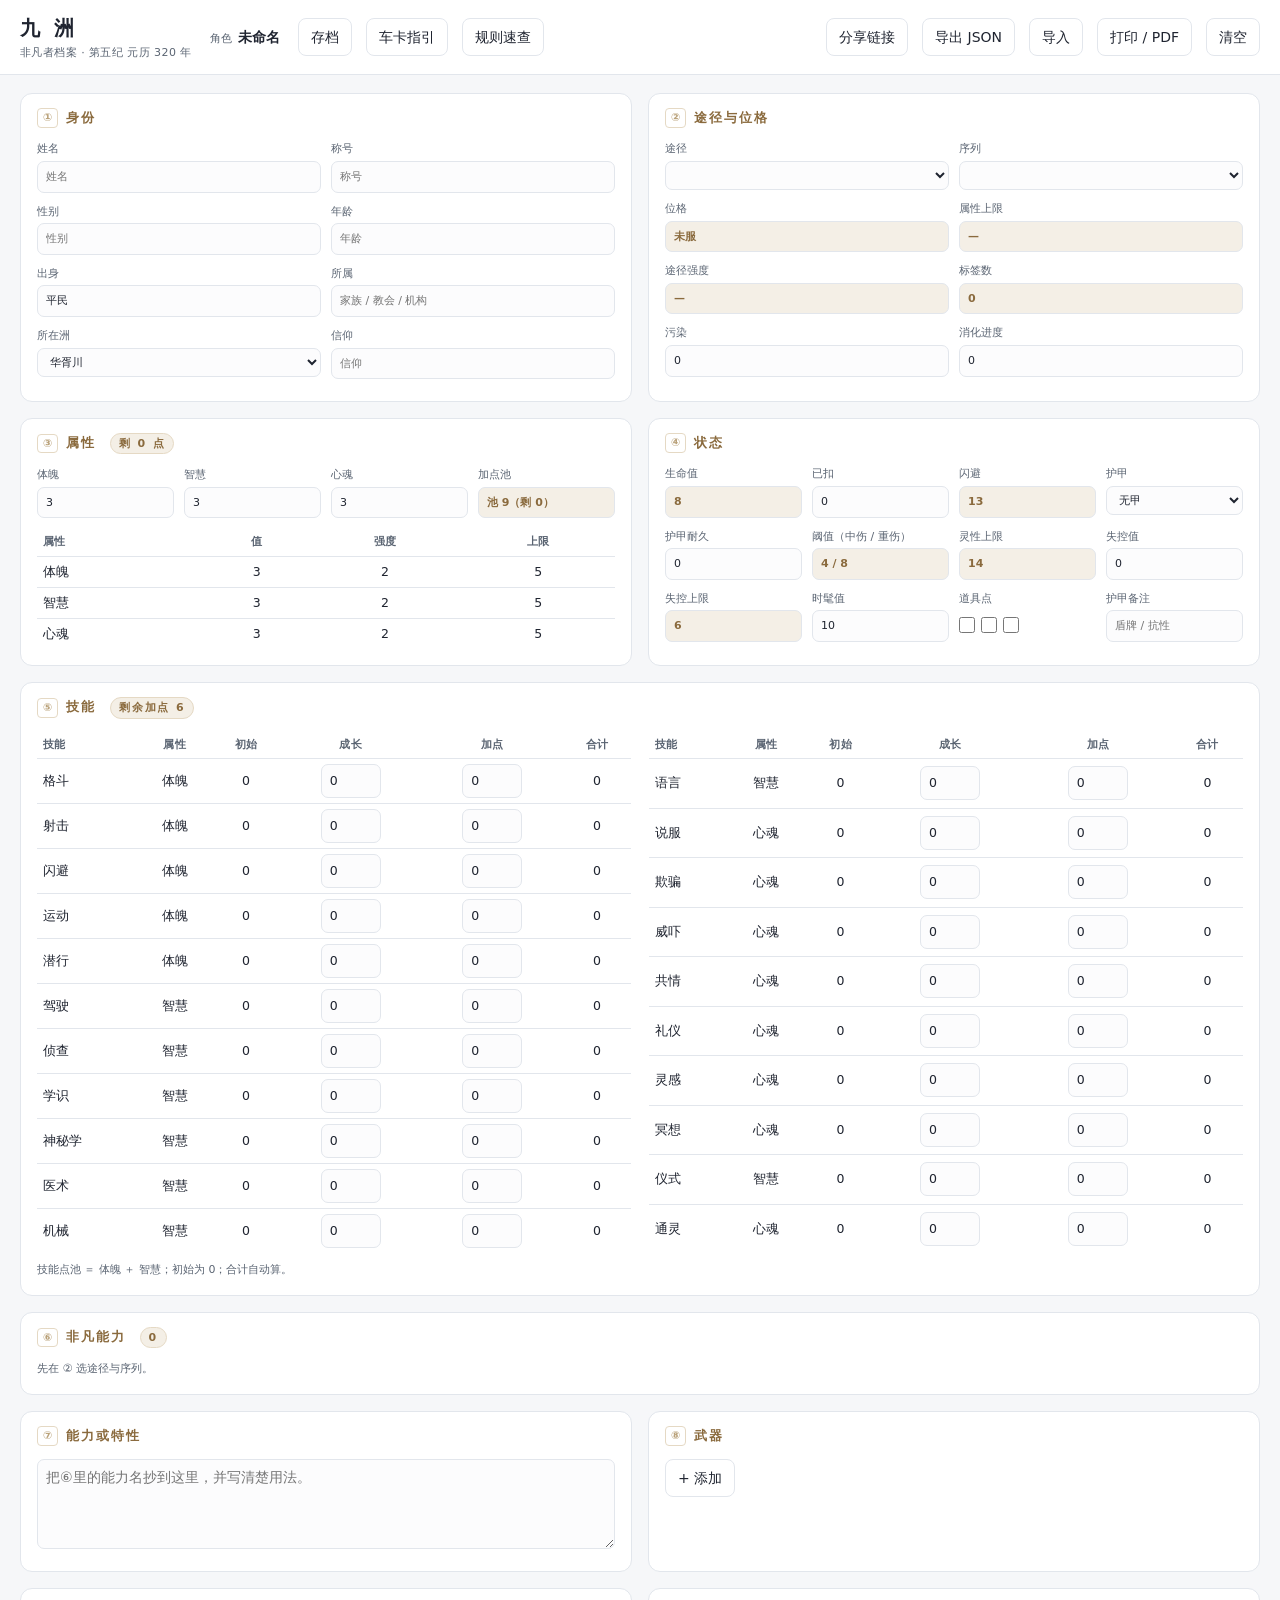
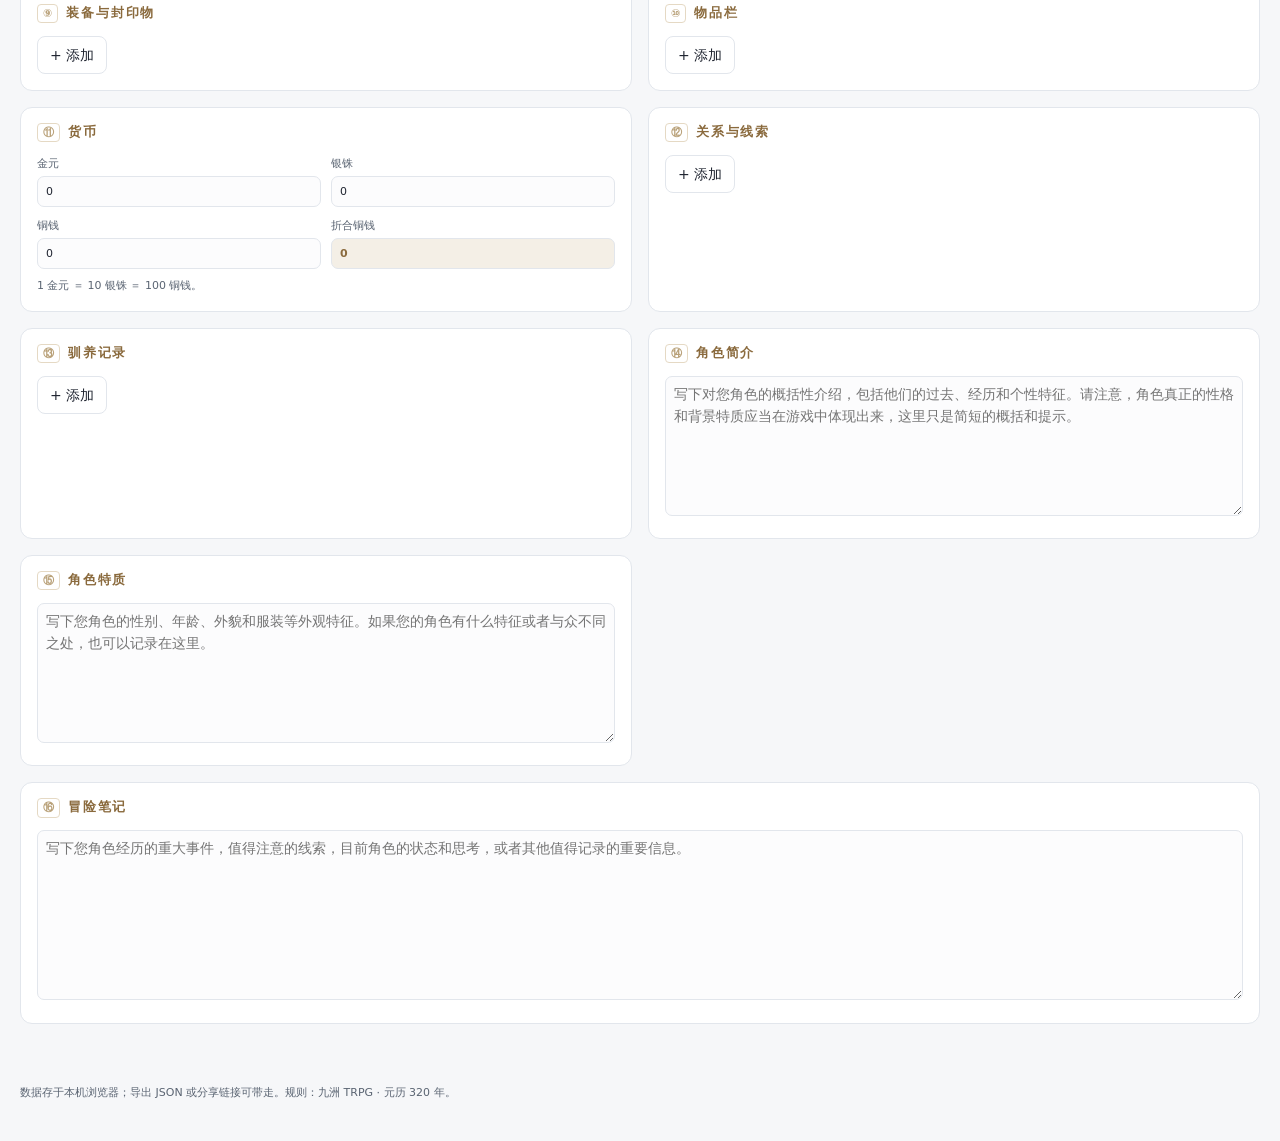
<file: index.html>
<!doctype html>
<html lang="zh-CN"><head>
<meta charset="utf-8"><meta name="viewport" content="width=device-width,initial-scale=1">
<title>九洲 · 非凡者档案</title>
<link rel="stylesheet" href="style.css?v=55">
</head><body>
<header><div class="bar">
  <div class="brand">九 洲<small>非凡者档案 · 第五纪 元历 320 年</small></div>
  <div class="who"><span class="who-label">角色</span><span id="curName">未命名</span></div>
  <button id="btnSlots">存档</button>
  <button id="btnGuide">车卡指引</button>
  <a class="btnlink" href="rules.html">规则速查</a>
  <div class="spacer"></div>
  <span id="saveState" class="hint"></span>
  <button id="btnShare">分享链接</button>
  <button id="btnExport">导出 JSON</button>
  <button id="btnImport">导入</button>
  <input id="fileInput" type="file" accept="application/json" hidden>
  <button id="btnPrint">打印 / PDF</button>
  <button id="btnReset">清空</button>
</div></header>

<main>
  <section>
    <h2><span class="no">①</span>身份</h2>
    <div class="row two">
      <label>姓名<input data-k="name" placeholder="姓名"></label>
      <label>称号<input data-k="title" placeholder="称号"></label>
      <label>性别<input data-k="gender" placeholder="性别"></label>
      <label>年龄<input data-k="age" placeholder="年龄"></label>
      <label>出身<input data-k="origin" id="originInput" list="originList" placeholder="可自定义，如「码头帮工」"><datalist id="originList"></datalist></label>
      <label>所属<input data-k="faction" placeholder="家族 / 教会 / 机构"></label>
      <label>所在洲<select data-k="continent" id="selContinent"></select></label>
      <label>信仰<input data-k="faith" placeholder="信仰"></label>
    </div>
    
  </section>

  <section>
    <h2><span class="no">②</span>途径与位格</h2>
    <div class="row two">
      <label>途径<select data-k="path" id="selPath"></select></label>
      <label>序列<select data-k="seq" id="selSeq"></select></label>
      <label>位格<input id="outTier" readonly></label>
      <label>属性上限<input id="outCap" readonly></label>
      <label>途径强度<input id="outPower" readonly></label>
      <label>标签数<input id="outTags" readonly></label>
      <label>污染<input data-k="pollution" type="number" placeholder="0"></label>
      <label>消化进度<input data-k="digest" type="number" min="0" max="100" placeholder="0 / 100" title="0 到 100，满 100 消化完毕"></label>
    </div>
    <p class="hint" id="seqName"></p>
  </section>

  <section>
    <h2><span class="no">③</span>属性<span class="pill" id="attrLeft">剩 9 点</span></h2>
    <div class="row">
      <label>体魄<input data-k="attr.body" type="number" min="1" max="5" value="3"></label>
      <label>智慧<input data-k="attr.wits" type="number" min="1" max="5" value="3"></label>
      <label>心魂<input data-k="attr.soul" type="number" min="1" max="5" value="3"></label>
      <label>加点池<input id="outPool" readonly></label>
    </div>
    <table style="margin-top:10px"><thead><tr><th class="l">属性</th><th>值</th><th>强度</th><th>上限</th></tr></thead>
    <tbody id="attrBody"></tbody></table>
  </section>

  <section>
    <h2><span class="no">④</span>状态</h2>
    <div class="row">
      <label>生命值<input id="outLife" readonly></label>
      <label>已扣<input data-k="lifeLost" type="number" min="0" value="0"></label>
      <label>闪避<input id="outEvasion" readonly></label>
      <label>护甲<select data-k="armor" id="selArmor"></select></label>
      <label>护甲耐久<input data-k="armorDur" type="number" min="0" value="0"></label>
      <label>阈值（中伤 / 重伤）<input id="outThresh" readonly></label>
      <label>灵性上限<input id="outSpirit" readonly></label>
      <label>失控值<input data-k="loss" type="number" value="0"></label>
      <label>失控上限<input id="outLossMax" readonly></label>
      <label>时髦值<input data-k="vogue" type="number" value="10"></label>
      <label>道具点<span id="propsBox" class="boxes"></span></label>
      <label>护甲备注<input data-k="armorNote" placeholder="盾牌 / 抗性"></label>
    </div>
  </section>

  <section class="wide">
    <h2><span class="no">⑤</span>技能<span class="pill" id="skillLeft">剩余加点 0</span></h2>
    <div class="skillwrap">
      <table><thead><tr><th class="l">技能</th><th>属性</th><th>初始</th><th>成长</th><th>加点</th><th>合计</th></tr></thead><tbody id="skillBody"></tbody></table>
      <table><thead><tr><th class="l">技能</th><th>属性</th><th>初始</th><th>成长</th><th>加点</th><th>合计</th></tr></thead><tbody id="skillBody2"></tbody></table>
    </div>
    <p class="hint">技能点池 ＝ 体魄 ＋ 智慧；初始为 0；合计自动算。</p>
  </section>

  <section class="wide">
    <h2><span class="no">⑥</span>非凡能力<span class="pill" id="abilCount">0</span></h2>
    <div id="abilityList"><p class="hint">先在 ② 选途径与序列。</p></div>
  </section>

  <section>
    <h2><span class="no">⑦</span>能力或特性</h2>
    <textarea data-k="myAbilities" placeholder="把⑥里的能力名抄到这里，并写清楚用法。"></textarea>
  </section>

  <section>
    <h2><span class="no">⑧</span>武器</h2>
    <div id="weaponList"></div>
    <div class="tools"><button id="addWeapon">+ 添加</button></div>
  </section>

  <section>
    <h2><span class="no">⑨</span>装备与封印物</h2>
    <div id="equipList"></div>
    <div class="tools"><button id="addEquip">+ 添加</button></div>
  </section>

  <section>
    <h2><span class="no">⑩</span>物品栏</h2>
    <div id="invList"></div>
    <div class="tools"><button id="addInv">+ 添加</button></div>
  </section>

  <section>
    <h2><span class="no">⑪</span>货币</h2>
    <div class="row two">
      <label>金元<input data-k="money.gold" type="number" min="0" value="0"></label>
      <label>银铢<input data-k="money.silver" type="number" min="0" value="0"></label>
      <label>铜钱<input data-k="money.copper" type="number" min="0" value="0"></label>
      <label>折合铜钱<input id="outMoney" readonly></label>
    </div>
    <p class="hint">1 金元 ＝ 10 银铢 ＝ 100 铜钱。</p>
  </section>

  <section>
    <h2><span class="no">⑫</span>关系与线索</h2>
    <div id="relList"></div>
    <div class="tools"><button id="addRel">+ 添加</button></div>
  </section>

  <section>
    <h2><span class="no">⑬</span>驯养记录</h2>
    <div id="beastList"></div>
    <div class="tools"><button id="addBeast">+ 添加</button></div>
  </section>

  <section>
    <h2><span class="no">⑭</span>角色简介</h2>
    <textarea data-k="profile.desc" style="min-height:140px" placeholder="写下对您角色的概括性介绍，包括他们的过去、经历和个性特征。请注意，角色真正的性格和背景特质应当在游戏中体现出来，这里只是简短的概括和提示。"></textarea>
  </section>

  <section>
    <h2><span class="no">⑮</span>角色特质</h2>
    <textarea data-k="profile.traits" style="min-height:140px" placeholder="写下您角色的性别、年龄、外貌和服装等外观特征。如果您的角色有什么特征或者与众不同之处，也可以记录在这里。"></textarea>
  </section>

  <section class="wide">
    <h2><span class="no">⑯</span>冒险笔记</h2>
    <textarea data-k="profile.notes" style="min-height:170px" placeholder="写下您角色经历的重大事件，值得注意的线索，目前角色的状态和思考，或者其他值得记录的重要信息。"></textarea>
  </section>
</main>
<footer>数据存于本机浏览器；导出 JSON 或分享链接可带走。规则：九洲 TRPG · 元历 320 年。</footer>
<div id="wizard">
  <div id="wzHead"><span class="dot"></span><b>车卡指引</b><button id="wzClose" title="关闭">×</button></div>
  <div id="wzBody"></div>
  <div id="wzFoot">
    <span id="wzProg"></span>
    <button id="wzPrev">上一步</button>
    <button id="wzNext" class="primary">下一步</button>
  </div>
</div>
<div class="toast" id="toast"></div>
<div id="slotModal" class="modal" hidden>
  <div class="modal-box">
    <div class="modal-head"><span>存档</span><button id="slotClose">×</button></div>
    <div id="slotList" class="slot-list"></div>
    <div class="modal-foot">
      <button id="btnNew">新建</button>
      <button id="btnDup">复制当前</button>
      <button id="btnRen">重命名</button>
      <button id="btnDel">删除当前</button>
    </div>
  </div>
</div>
<datalist id="raceList"></datalist>
<script src="data.js?v=55"></script>
<script src="app.js?v=55"></script>
</body></html>
</file>
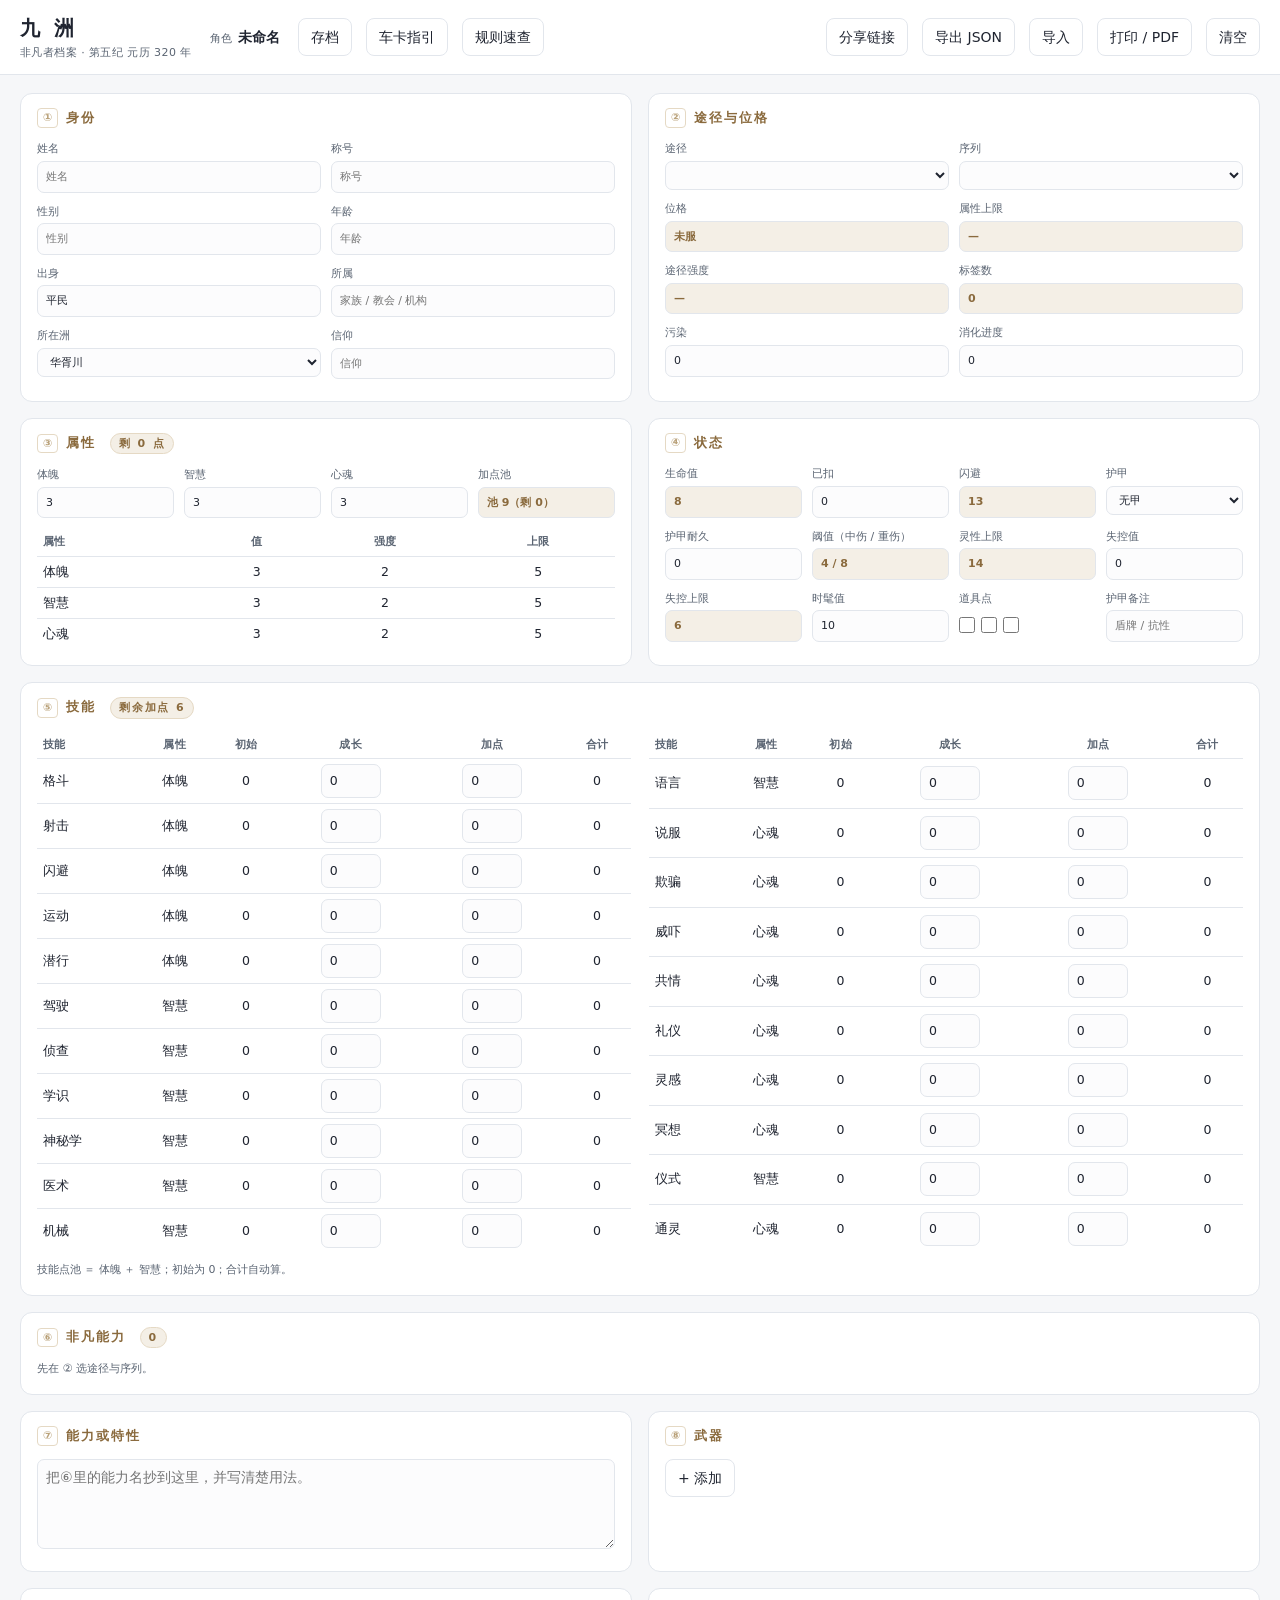
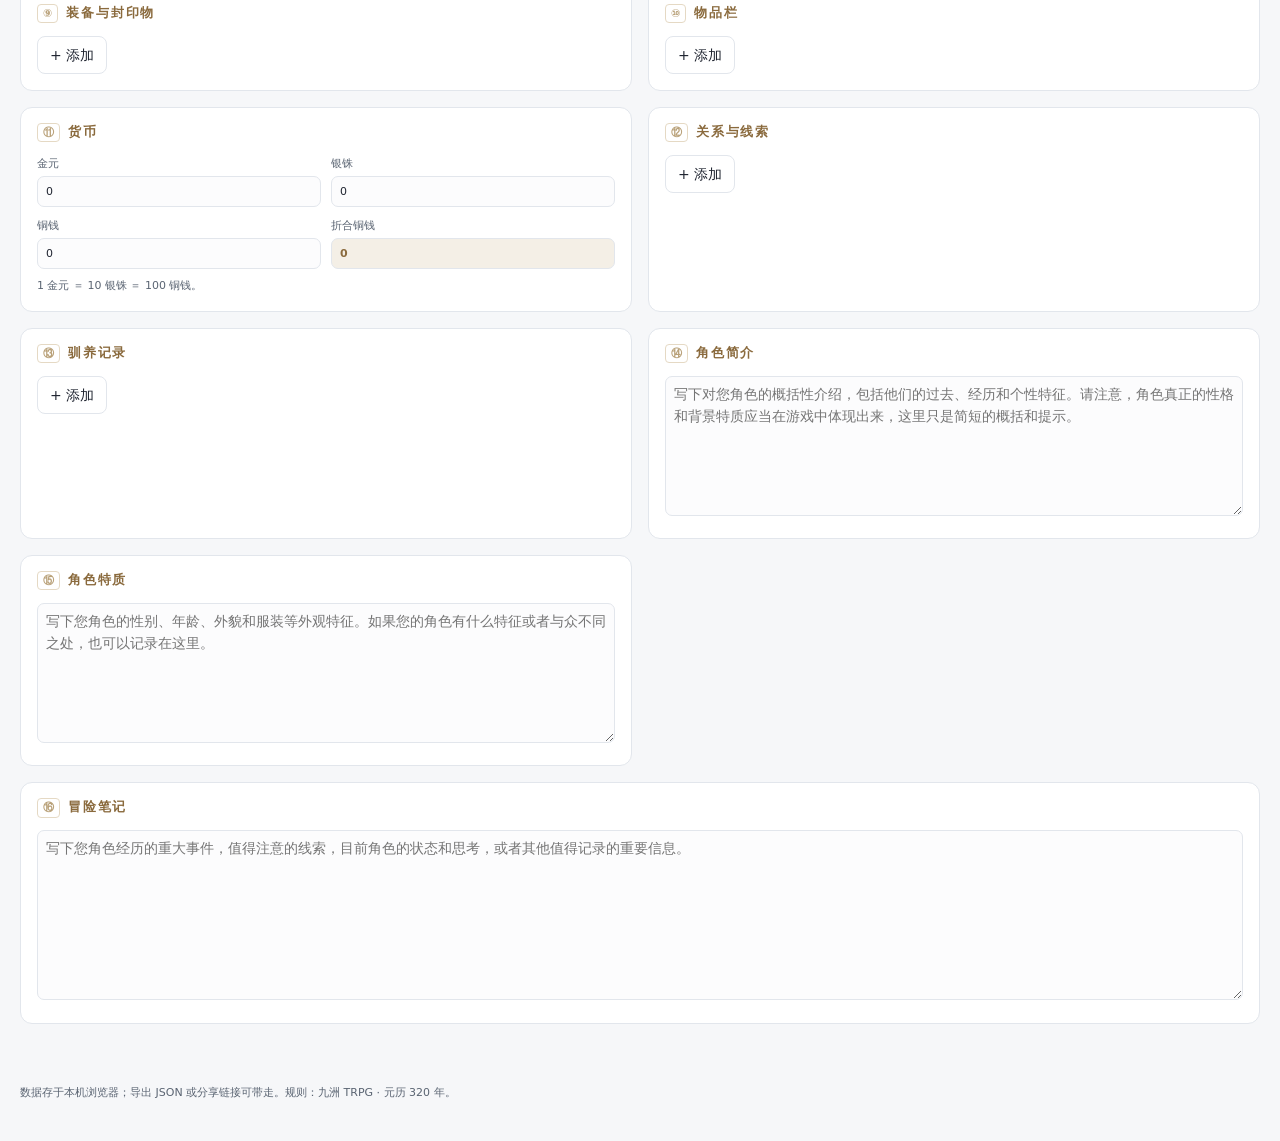
<file: guide.html>
<!doctype html>
<html lang="zh-CN"><head><meta charset="utf-8">
<title>九洲 · 角色卡</title>
<meta http-equiv="refresh" content="0;url=index.html">
<script>location.replace('index.html');</script>
</head><body><p><a href="index.html">前往角色卡 →</a></p></body></html>
</file>
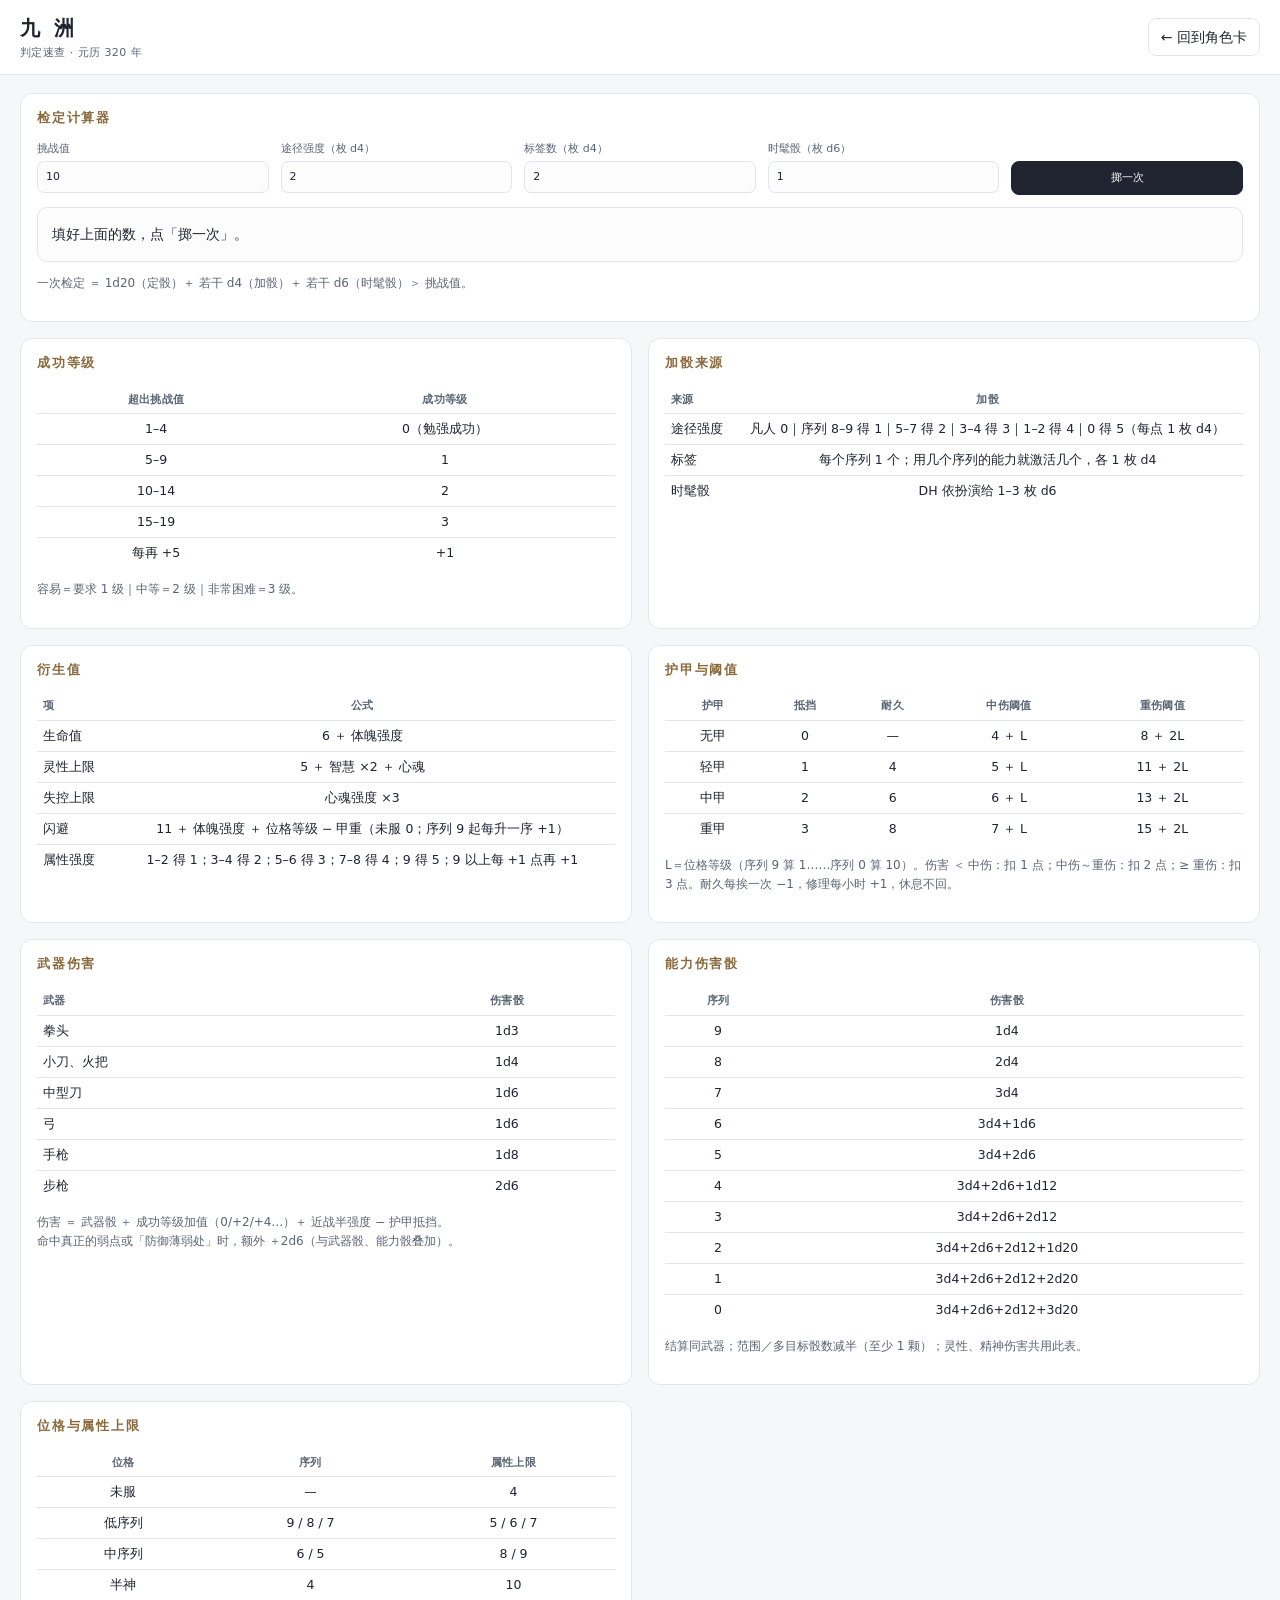
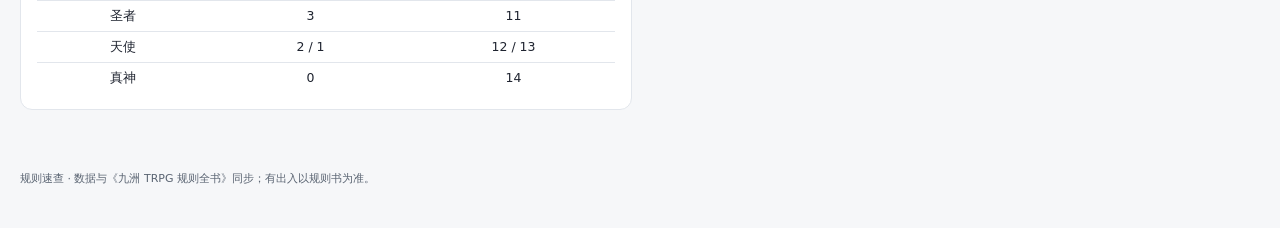
<file: rules.html>
<!doctype html>
<html lang="zh-CN"><head>
<meta charset="utf-8"><meta name="viewport" content="width=device-width,initial-scale=1">
<title>九洲 · 判定速查</title>
<link rel="stylesheet" href="style.css">
<style>
.calc{display:grid;grid-template-columns:repeat(auto-fit,minmax(150px,1fr));gap:12px;margin-bottom:12px}
.out{margin-top:12px;padding:14px;border:1px solid var(--line);border-radius:10px;background:#fcfcfd;font-size:14px;line-height:1.8}
.out b{font-size:20px;color:var(--accent)}
.small{font-size:12px;color:var(--sub)}
</style>
</head><body>
<header><div class="bar">
  <div class="brand">九 洲<small>判定速查 · 元历 320 年</small></div>
  <div class="spacer"></div>
  <a class="btnlink" href="index.html">← 回到角色卡</a>
</div></header>

<main>
  <section class="wide">
    <h2>检定计算器</h2>
    <div class="calc">
      <label>挑战值<input id="dc" type="number" value="10" min="1"></label>
      <label>途径强度（枚 d4）<input id="pow" type="number" value="2" min="0" max="5"></label>
      <label>标签数（枚 d4）<input id="tag" type="number" value="2" min="0" max="10"></label>
      <label>时髦骰（枚 d6）<input id="vog" type="number" value="1" min="0" max="3"></label>
      <label>&nbsp;<button id="roll" class="primary">掷一次</button></label>
    </div>
    <div class="out" id="result">填好上面的数，点「掷一次」。</div>
    <p class="small">一次检定 ＝ 1d20（定骰）＋ 若干 d4（加骰）＋ 若干 d6（时髦骰）＞ 挑战值。</p>
  </section>

  <section>
    <h2>成功等级</h2>
    <table><thead><tr><th>超出挑战值</th><th>成功等级</th></tr></thead><tbody>
    <tr><td>1–4</td><td>0（勉强成功）</td></tr><tr><td>5–9</td><td>1</td></tr><tr><td>10–14</td><td>2</td></tr><tr><td>15–19</td><td>3</td></tr><tr><td>每再 +5</td><td>+1</td></tr></tbody></table>
    <p class="small">容易＝要求 1 级｜中等＝2 级｜非常困难＝3 级。</p>
  </section>

  <section>
    <h2>加骰来源</h2>
    <table><thead><tr><th class="l">来源</th><th>加骰</th></tr></thead><tbody>
    <tr><td class="l">途径强度</td><td>凡人 0｜序列 8–9 得 1｜5–7 得 2｜3–4 得 3｜1–2 得 4｜0 得 5（每点 1 枚 d4）</td></tr>
    <tr><td class="l">标签</td><td>每个序列 1 个；用几个序列的能力就激活几个，各 1 枚 d4</td></tr>
    <tr><td class="l">时髦骰</td><td>DH 依扮演给 1–3 枚 d6</td></tr>
    </tbody></table>
  </section>

  <section>
    <h2>衍生值</h2>
    <table><thead><tr><th class="l">项</th><th>公式</th></tr></thead><tbody>
    <tr><td class="l">生命值</td><td>6 ＋ 体魄强度</td></tr>
    <tr><td class="l">灵性上限</td><td>5 ＋ 智慧 ×2 ＋ 心魂</td></tr>
    <tr><td class="l">失控上限</td><td>心魂强度 ×3</td></tr>
    <tr><td class="l">闪避</td><td>11 ＋ 体魄强度 ＋ 位格等级 − 甲重（未服 0；序列 9 起每升一序 +1）</td></tr>
    <tr><td class="l">属性强度</td><td>1–2 得 1；3–4 得 2；5–6 得 3；7–8 得 4；9 得 5；9 以上每 +1 点再 +1</td></tr>
    </tbody></table>
  </section>

  <section>
    <h2>护甲与阈值</h2>
    <table><thead><tr><th>护甲</th><th>抵挡</th><th>耐久</th><th>中伤阈值</th><th>重伤阈值</th></tr></thead><tbody>
    <tr><td>无甲</td><td>0</td><td>—</td><td>4 ＋ L</td><td>8 ＋ 2L</td></tr>
    <tr><td>轻甲</td><td>1</td><td>4</td><td>5 ＋ L</td><td>11 ＋ 2L</td></tr>
    <tr><td>中甲</td><td>2</td><td>6</td><td>6 ＋ L</td><td>13 ＋ 2L</td></tr>
    <tr><td>重甲</td><td>3</td><td>8</td><td>7 ＋ L</td><td>15 ＋ 2L</td></tr>
    </tbody></table>
    <p class="small">L＝位格等级（序列 9 算 1……序列 0 算 10）。伤害 ＜ 中伤：扣 1 点；中伤～重伤：扣 2 点；≥ 重伤：扣 3 点。耐久每挨一次 −1，修理每小时 +1，休息不回。</p>
  </section>

  <section>
    <h2>武器伤害</h2>
    <table><thead><tr><th class="l">武器</th><th>伤害骰</th></tr></thead><tbody>
    <tr><td class="l">拳头</td><td>1d3</td></tr><tr><td class="l">小刀、火把</td><td>1d4</td></tr>
    <tr><td class="l">中型刀</td><td>1d6</td></tr><tr><td class="l">弓</td><td>1d6</td></tr>
    <tr><td class="l">手枪</td><td>1d8</td></tr><tr><td class="l">步枪</td><td>2d6</td></tr></tbody></table>
    <p class="small">伤害 ＝ 武器骰 ＋ 成功等级加值（0/+2/+4…）＋ 近战半强度 − 护甲抵挡。<br>命中真正的弱点或「防御薄弱处」时，额外 ＋2d6（与武器骰、能力骰叠加）。</p>
  </section>

  <section>
    <h2>能力伤害骰</h2>
    <table><thead><tr><th>序列</th><th>伤害骰</th></tr></thead><tbody>
    <tr><td>9</td><td>1d4</td></tr><tr><td>8</td><td>2d4</td></tr><tr><td>7</td><td>3d4</td></tr>
    <tr><td>6</td><td>3d4+1d6</td></tr><tr><td>5</td><td>3d4+2d6</td></tr>
    <tr><td>4</td><td>3d4+2d6+1d12</td></tr><tr><td>3</td><td>3d4+2d6+2d12</td></tr>
    <tr><td>2</td><td>3d4+2d6+2d12+1d20</td></tr><tr><td>1</td><td>3d4+2d6+2d12+2d20</td></tr><tr><td>0</td><td>3d4+2d6+2d12+3d20</td></tr>
    </tbody></table>
    <p class="small">结算同武器；范围／多目标骰数减半（至少 1 颗）；灵性、精神伤害共用此表。</p>
  </section>

  <section>
    <h2>位格与属性上限</h2>
    <table><thead><tr><th>位格</th><th>序列</th><th>属性上限</th></tr></thead><tbody>
    <tr><td>未服</td><td>—</td><td>4</td></tr>
    <tr><td>低序列</td><td>9 / 8 / 7</td><td>5 / 6 / 7</td></tr>
    <tr><td>中序列</td><td>6 / 5</td><td>8 / 9</td></tr>
    <tr><td>半神</td><td>4</td><td>10</td></tr><tr><td>圣者</td><td>3</td><td>11</td></tr>
    <tr><td>天使</td><td>2 / 1</td><td>12 / 13</td></tr><tr><td>真神</td><td>0</td><td>14</td></tr>
    </tbody></table>
  </section>
</main>
<footer>规则速查 · 数据与《九洲 TRPG 规则全书》同步；有出入以规则书为准。</footer>
<script>
function d(n){ return 1 + Math.floor(Math.random()*n); }
document.getElementById('roll').onclick = function(){
  const dc=Number(document.getElementById('dc').value)||10;
  const pow=Number(document.getElementById('pow').value)||0;
  const tag=Number(document.getElementById('tag').value)||0;
  const vog=Number(document.getElementById('vog').value)||0;
  const base=d(20);
  let adds=[], total=base;
  for(let i=0;i<pow+tag;i++){ const r=d(4); adds.push(r); total+=r; }
  let extras=[];
  for(let i=0;i<vog;i++){ const r=d(6); extras.push(r); total+=r; }
  const over=total-dc;
  let lv=0; if(over>0) lv=Math.floor(over/5);
  document.getElementById('result').innerHTML =
    '定骰 <b>'+base+'</b>　加骰 ['+(adds.join(', ')||'无')+']　时髦 ['+(extras.join(', ')||'无')+']<br>'+
    '总值 <b>'+total+'</b>　挑战值 '+dc+'　超出 '+(over>0?over:0)+'<br>'+
    (over>0 ? '成功，等级 <b>'+lv+'</b>' : '失败') ;
};
</script>
</body></html>
</file>
<file: style.css>
*{box-sizing:border-box}
:root{--ink:#1f2430;--sub:#5a6472;--line:#e2e6ec;--bg:#f6f7f9;--card:#fff;--accent:#8a6a3d;--accent-soft:#f4efe6;--danger:#b4453c}
html,body{margin:0;background:var(--bg);color:var(--ink);font-family:"Microsoft YaHei","PingFang SC",system-ui,sans-serif;font-size:14px;line-height:1.6}
header{position:sticky;top:0;z-index:20;background:rgba(255,255,255,.92);backdrop-filter:blur(8px);border-bottom:1px solid var(--line)}
.bar{max-width:1280px;margin:0 auto;padding:12px 20px;display:flex;align-items:center;gap:14px;flex-wrap:wrap}
.brand{font-size:20px;font-weight:700;letter-spacing:.18em}
.brand small{display:block;font-size:11px;font-weight:400;color:var(--sub);letter-spacing:.04em}
.spacer{flex:1}
button{font:inherit;border:1px solid var(--line);background:#fff;color:var(--ink);border-radius:8px;padding:7px 12px;cursor:pointer}
button:hover{border-color:#c9b18a;background:var(--accent-soft)}
button.primary{background:var(--ink);color:#fff;border-color:var(--ink)}
button.primary:hover{background:#000}
main{max-width:1280px;margin:18px auto 60px;padding:0 20px;display:grid;grid-template-columns:repeat(12,1fr);gap:16px}
section{background:var(--card);border:1px solid var(--line);border-radius:12px;padding:14px 16px 16px;grid-column:span 6}
section.wide{grid-column:span 12}
@media(max-width:900px){section{grid-column:span 12}}
h2{font-size:13px;letter-spacing:.14em;color:var(--accent);margin:0 0 12px;font-weight:700;display:flex;align-items:center;gap:8px}
h2 .no{font-size:11px;color:#b9a179;border:1px solid #e5d9c4;border-radius:4px;padding:0 5px;letter-spacing:0}
.row{display:grid;grid-template-columns:repeat(4,1fr);gap:10px}
.row.three{grid-template-columns:repeat(3,1fr)}
.row.two{grid-template-columns:repeat(2,1fr)}
@media(max-width:640px){.row,.row.three,.row.two{grid-template-columns:repeat(2,1fr)}}
label{display:flex;flex-direction:column;gap:3px;font-size:11px;color:var(--sub)}
input,select,textarea{font:inherit;color:var(--ink);border:1px solid var(--line);border-radius:7px;padding:6px 8px;background:#fcfcfd;width:100%}
input:focus,select:focus,textarea:focus{outline:2px solid #e8dcc6;border-color:#c9b18a;background:#fff}
input[readonly]{background:var(--accent-soft);color:var(--accent);font-weight:600}
textarea{resize:vertical;min-height:90px}
.hint{font-size:11px;color:var(--sub);margin:8px 0 0}
.ok{color:#3f7d4e}.bad{color:var(--danger)}
table{width:100%;border-collapse:collapse;font-size:12.5px}
th,td{border-bottom:1px solid var(--line);padding:5px 6px;text-align:center}
th{font-weight:600;color:var(--sub);font-size:11px;letter-spacing:.03em}
td.l,th.l{text-align:left}
tr:last-child td{border-bottom:none}
.pill{display:inline-block;font-size:11px;border:1px solid #e5d9c4;background:var(--accent-soft);color:var(--accent);border-radius:999px;padding:1px 8px;margin-left:6px}
.abil{border:1px solid var(--line);border-radius:10px;padding:10px 12px;margin:0 0 10px;background:#fcfcfd}
.abil h3{margin:0 0 4px;font-size:13px}
.abil .meta{font-size:11px;color:var(--sub);margin-bottom:6px}
.abil p{margin:4px 0;white-space:pre-wrap;font-size:12.5px}
.abil .mat{font-size:11.5px;color:var(--accent);background:var(--accent-soft);border-radius:6px;padding:6px 8px;margin-top:6px}
.tools{display:flex;gap:8px;flex-wrap:wrap;margin-top:10px}
.entry{display:grid;grid-template-columns:1.2fr .8fr .8fr 1.6fr auto;gap:6px;margin-bottom:6px}
.entry.rel{grid-template-columns:1fr .8fr 1.4fr auto}
.entry button{padding:4px 8px;font-size:12px}
footer{max-width:1280px;margin:0 auto 40px;padding:0 20px;color:var(--sub);font-size:11px}
.toast{position:fixed;left:50%;bottom:26px;transform:translateX(-50%);background:#1f2430;color:#fff;padding:8px 16px;border-radius:999px;font-size:12px;opacity:0;pointer-events:none;transition:.25s}
.toast.show{opacity:1}
@media print{header,.tools,footer{display:none}main{max-width:none;margin:0;padding:0;gap:8px}section{break-inside:avoid;box-shadow:none}body{background:#fff}}

.skillwrap{display:grid;grid-template-columns:1fr 1fr;gap:18px}
@media(max-width:780px){.skillwrap{grid-template-columns:1fr}}

.ancgrid{display:grid;grid-template-columns:1fr 1fr;gap:10px;margin-top:12px}
.ancard{border:1px solid var(--line);border-radius:10px;padding:8px 10px;background:#fcfcfd}
.ancname{font-weight:700;font-size:12px;color:var(--accent);margin-bottom:4px}
.trait{font-size:11.5px;color:var(--sub);line-height:1.5}
.mixlab{flex-direction:row!important;align-items:center;gap:6px}

.slots{display:flex;gap:6px;align-items:center}
.slots select{min-width:170px;max-width:240px}

.who{display:flex;align-items:baseline;gap:6px;padding:0 4px}
.who-label{font-size:11px;color:var(--sub)}
#curName{font-weight:700;font-size:14px}
.modal{position:fixed;inset:0;background:rgba(20,24,30,.42);display:flex;align-items:center;justify-content:center;z-index:50}
.modal[hidden]{display:none}
.modal-box{background:#fff;border-radius:14px;width:min(560px,92vw);max-height:80vh;display:flex;flex-direction:column;box-shadow:0 20px 60px rgba(0,0,0,.25)}
.modal-head{display:flex;justify-content:space-between;align-items:center;padding:14px 18px;border-bottom:1px solid var(--line);font-weight:700}
.modal-head button{border:none;background:none;font-size:20px;line-height:1;padding:0 4px}
.slot-list{overflow:auto;padding:8px 10px}
.slot{display:flex;justify-content:space-between;gap:10px;align-items:center;padding:10px 12px;border:1px solid var(--line);border-radius:10px;margin:6px 0;cursor:pointer;background:#fcfcfd}
.slot:hover{border-color:#c9b18a;background:var(--accent-soft)}
.slot.active{border-color:var(--accent);box-shadow:inset 3px 0 0 var(--accent)}
.slot .nm{font-weight:600}
.slot .mt{font-size:11px;color:var(--sub)}
.modal-foot{display:flex;gap:8px;flex-wrap:wrap;padding:12px 18px;border-top:1px solid var(--line)}

.btnlink{font:inherit;border:1px solid var(--line);background:#fff;color:var(--ink);border-radius:8px;padding:7px 12px;text-decoration:none}
.btnlink:hover{border-color:#c9b18a;background:var(--accent-soft)}

#wizard{position:fixed;width:420px;max-width:92vw;background:#fff;border:1px solid var(--line);border-radius:14px;box-shadow:0 24px 70px rgba(20,24,30,.28);z-index:60;display:none;overflow:hidden}
#wizard.on{display:block}
#wzHead{display:flex;align-items:center;gap:8px;padding:10px 12px;background:var(--accent-soft);border-bottom:1px solid var(--line);cursor:move;user-select:none;touch-action:none}
#wzHead .dot{width:8px;height:8px;border-radius:50%;background:#c9b18a}
#wzHead b{font-size:13px;color:#5c4a32;flex:1}
#wzHead button{border:none;background:none;font-size:18px;line-height:1;cursor:pointer;color:#5c4a32}
#wzBody{padding:16px 18px 8px;max-height:60vh;overflow:auto}
#wzBody h3{margin:0 0 4px;font-size:16px;color:var(--accent)}
#wzBody .why{font-size:12px;color:var(--sub);margin:0 0 10px}
#wzBody p,#wzBody li{font-size:13.5px;line-height:1.65}
#wzBody ul{margin:6px 0 6px 18px;padding:0}
#wzBody .ex{background:var(--accent-soft);border-radius:8px;padding:8px 10px;font-size:12.5px;color:#5c4a32;margin-top:10px}
#wzBody .check{list-style:none;margin:0;padding:0}
#wzBody .check li{display:flex;gap:8px;align-items:flex-start;padding:5px 0;border-bottom:1px dashed var(--line)}
#wzFoot{display:flex;align-items:center;gap:8px;padding:10px 14px;border-top:1px solid var(--line);background:#fcfcfd}
#wzProg{font-size:11px;color:var(--sub);flex:1}
#wzFoot button{font:inherit;padding:6px 12px;border-radius:8px;border:1px solid var(--line);background:#fff;cursor:pointer}
#wzFoot button.primary{background:var(--ink);color:#fff;border-color:var(--ink)}
#wzFoot button:disabled{opacity:.4;cursor:default}

.boxes{display:flex;gap:6px;align-items:center;height:30px}
.boxes input{width:16px;height:16px;margin:0;accent-color:#8a6a3d}
</file>
